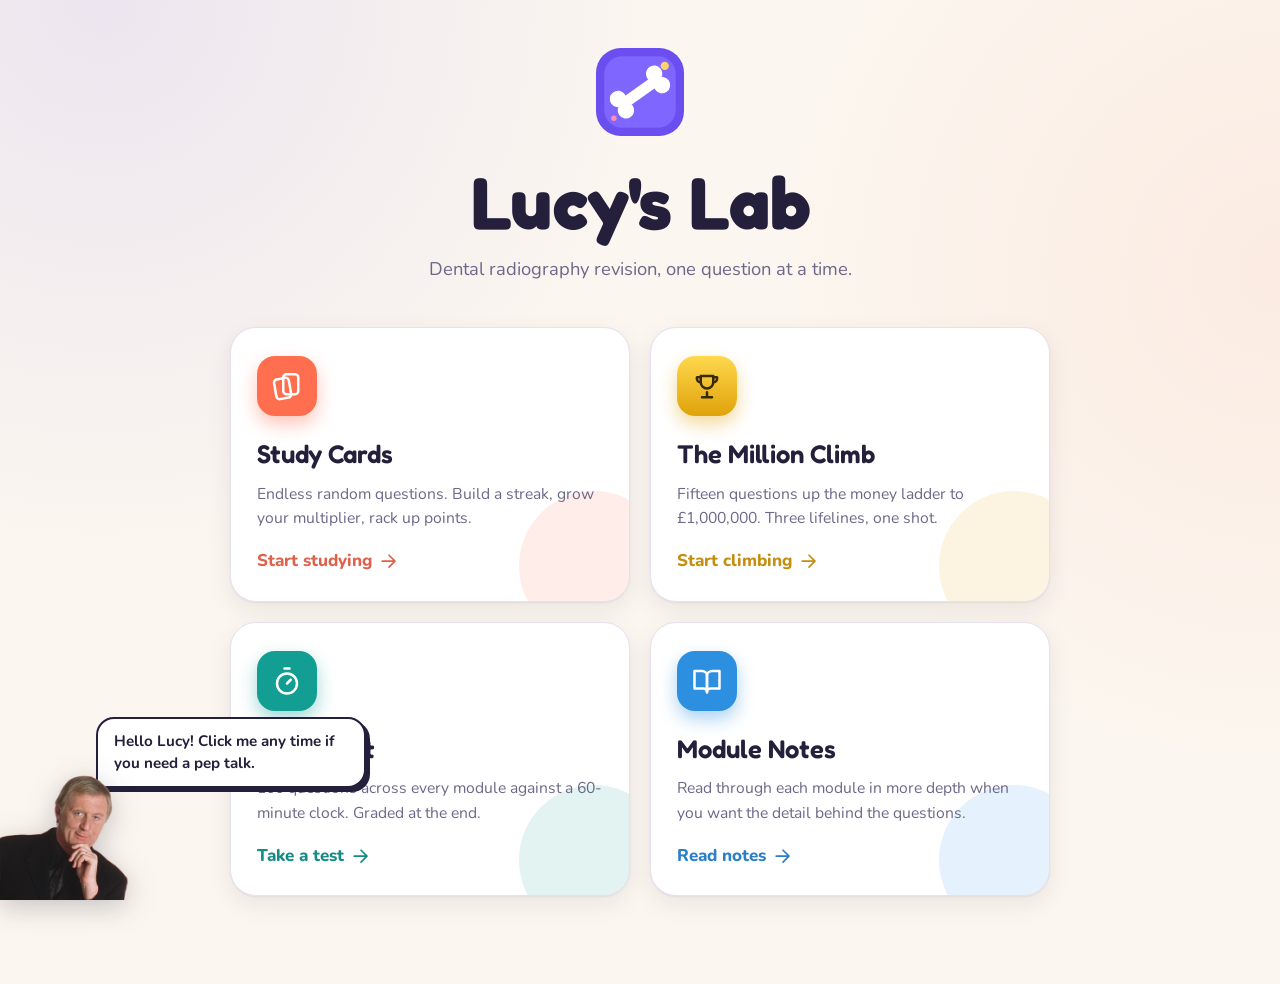
<file: index.html>
<!doctype html>
<html lang="en">
<head>
  <meta charset="utf-8">
  <meta name="viewport" content="width=device-width, initial-scale=1">
  <title>Lucy's Lab</title>
  <meta name="description" content="Radiography revision: study cards, mock tests and module notes.">
  <link rel="icon" href="assets/img/logo.svg" type="image/svg+xml">
  <link rel="preconnect" href="https://fonts.googleapis.com">
  <link rel="preconnect" href="https://fonts.gstatic.com" crossorigin>
  <link href="https://fonts.googleapis.com/css2?family=Fredoka:wght@400;500;600;700&family=Nunito:wght@400;600;700;800&display=swap" rel="stylesheet">
  <link rel="stylesheet" href="assets/css/styles.css">
</head>
<body>
  <main class="home">
    <header class="home-hero">
      <img class="logo" src="assets/img/logo.svg" alt="">
      <h1>Lucy's Lab</h1>
      <p>Dental radiography revision, one question at a time.</p>
    </header>

    <nav class="home-tiles" aria-label="Sections">
      <a class="tile tile-study" href="study.html">
        <span class="tile-icon">
          <svg class="icon" viewBox="0 0 24 24"><rect x="2.5" y="6" width="12" height="16" rx="2.5" transform="rotate(-10 8.5 14)"/><rect x="9" y="2.5" width="12" height="16" rx="2.5"/></svg>
        </span>
        <span class="tile-title">Study Cards</span>
        <span class="tile-desc">Endless random questions. Build a streak, grow your multiplier, rack up points.</span>
        <span class="tile-go">Start studying <svg class="icon" viewBox="0 0 24 24"><path d="M5 12h14M13 5l7 7-7 7"/></svg></span>
      </a>

      <a class="tile tile-climb" href="climb.html">
        <span class="tile-icon">
          <svg class="icon" viewBox="0 0 24 24"><path d="M8 21h8M12 17v4M7 4h10v5a5 5 0 0 1-10 0z"/><path d="M17 5h3a3 3 0 0 1-3 4M7 5H4a3 3 0 0 0 3 4"/></svg>
        </span>
        <span class="tile-title">The Million Climb</span>
        <span class="tile-desc">Fifteen questions up the money ladder to £1,000,000. Three lifelines, one shot.</span>
        <span class="tile-go">Start climbing <svg class="icon" viewBox="0 0 24 24"><path d="M5 12h14M13 5l7 7-7 7"/></svg></span>
      </a>

      <a class="tile tile-mock" href="mock.html">
        <span class="tile-icon">
          <svg class="icon" viewBox="0 0 24 24"><path d="M10 2h4M12 14l3-3"/><circle cx="12" cy="14" r="8"/></svg>
        </span>
        <span class="tile-title">Mock Test</span>
        <span class="tile-desc">100 questions across every module against a 60-minute clock. Graded at the end.</span>
        <span class="tile-go">Take a test <svg class="icon" viewBox="0 0 24 24"><path d="M5 12h14M13 5l7 7-7 7"/></svg></span>
      </a>

      <a class="tile tile-notes" href="notes.html">
        <span class="tile-icon">
          <svg class="icon" viewBox="0 0 24 24"><path d="M2 4h6a4 4 0 0 1 4 4v13a3 3 0 0 0-3-3H2z"/><path d="M22 4h-6a4 4 0 0 0-4 4v13a3 3 0 0 1 3-3h7z"/></svg>
        </span>
        <span class="tile-title">Module Notes</span>
        <span class="tile-desc">Read through each module in more depth when you want the detail behind the questions.</span>
        <span class="tile-go">Read notes <svg class="icon" viewBox="0 0 24 24"><path d="M5 12h14M13 5l7 7-7 7"/></svg></span>
      </a>
    </nav>
  </main>
  <script src="assets/js/chris.js"></script>
</body>
</html>
</file>
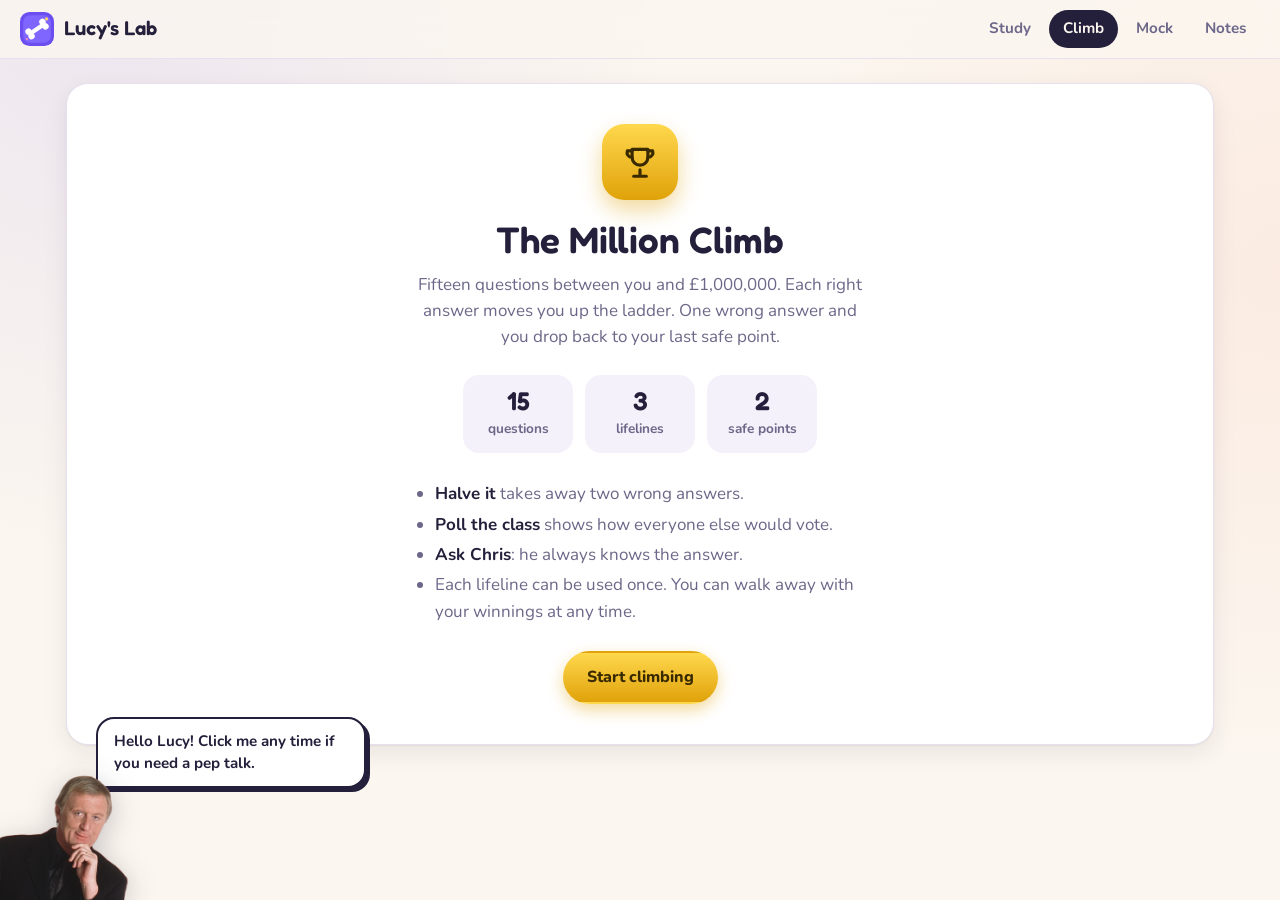
<file: climb.html>
<!doctype html>
<html lang="en">
<head>
  <meta charset="utf-8">
  <meta name="viewport" content="width=device-width, initial-scale=1">
  <title>The Million Climb · Lucy's Lab</title>
  <link rel="icon" href="assets/img/logo.svg" type="image/svg+xml">
  <link rel="preconnect" href="https://fonts.googleapis.com">
  <link rel="preconnect" href="https://fonts.gstatic.com" crossorigin>
  <link href="https://fonts.googleapis.com/css2?family=Fredoka:wght@400;500;600;700&family=Nunito:wght@400;600;700;800&display=swap" rel="stylesheet">
  <link rel="stylesheet" href="assets/css/styles.css">
</head>
<body>
  <header class="topbar">
    <a class="brand" href="index.html"><img class="logo" src="assets/img/logo.svg" alt=""><span>Lucy's Lab</span></a>
    <nav class="topnav" aria-label="Main">
      <a href="study.html">Study</a>
      <a href="climb.html" aria-current="page">Climb</a>
      <a href="mock.html">Mock</a>
      <a href="notes.html">Notes</a>
    </nav>
  </header>

  <main class="page climb-page" id="climbMain">

    <!-- Intro -->
    <section id="climbIntro" class="card intro" hidden>
      <div class="intro-icon climb-icon">
        <svg class="icon" viewBox="0 0 24 24"><path d="M8 21h8M12 17v4M7 4h10v5a5 5 0 0 1-10 0z"/><path d="M17 5h3a3 3 0 0 1-3 4M7 5H4a3 3 0 0 0 3 4"/></svg>
      </div>
      <h1>The Million Climb</h1>
      <p>Fifteen questions between you and £1,000,000. Each right answer moves you up the ladder. One wrong answer and you drop back to your last safe point.</p>
      <div class="intro-facts">
        <div class="fact"><b>15</b><span>questions</span></div>
        <div class="fact"><b>3</b><span>lifelines</span></div>
        <div class="fact"><b>2</b><span>safe points</span></div>
      </div>
      <ul class="climb-rules">
        <li><b>Halve it</b> takes away two wrong answers.</li>
        <li><b>Poll the class</b> shows how everyone else would vote.</li>
        <li><b>Ask Chris</b>: he always knows the answer.</li>
        <li>Each lifeline can be used once. You can walk away with your winnings at any time.</li>
      </ul>
      <div class="intro-actions">
        <button class="btn btn-primary btn-gold" id="climbStart" type="button">Start climbing</button>
      </div>
      <p class="climb-best" id="climbBest" hidden></p>
    </section>

    <!-- Game -->
    <section id="climbGame" class="climb-layout" hidden>
      <aside class="lifelines" aria-label="Lifelines">
        <span class="eyebrow">Lifelines</span>
        <button class="lifeline" id="llHalf" type="button" aria-label="Halve it: remove two wrong answers">
          <span class="ll-icon"><span class="ll-half">½</span></span>
          <span class="ll-name">Halve it</span>
        </button>
        <button class="lifeline" id="llPoll" type="button" aria-label="Poll the class: see how everyone would vote">
          <span class="ll-icon"><svg class="icon" viewBox="0 0 24 24"><path d="M4 20V10M10 20V4M16 20v-7M22 20H2"/></svg></span>
          <span class="ll-name">Poll the class</span>
        </button>
        <button class="lifeline" id="llChris" type="button" aria-label="Ask Chris: he tells you the answer">
          <span class="ll-icon"><img src="assets/img/chris.png" alt=""></span>
          <span class="ll-name">Ask Chris</span>
        </button>
      </aside>

      <div class="climb-main">
        <div class="climb-strip" aria-hidden="true">
          <div class="strip-dots" id="stripDots"></div>
          <span class="strip-text" id="stripText"></span>
        </div>

        <div class="climb-title">
          <span class="eyebrow" id="climbQNum">Question 1 of 15</span>
          <h1 id="climbFor">For £100</h1>
        </div>

        <article class="card qcard" id="card">
          <div class="qmeta">
            <span id="qModule" class="module-tag"></span>
          </div>
          <h2 class="qtext" id="qText"></h2>
          <div class="options climb-options" id="options"></div>

          <div class="poll" id="poll" hidden>
            <span class="eyebrow">The class voted</span>
            <div class="poll-bars" id="pollBars"></div>
          </div>

          <div class="climb-actions" id="climbActions">
            <button class="btn btn-ghost" id="walkBtn" type="button">Walk away</button>
            <button class="btn btn-primary btn-gold" id="lockBtn" type="button" disabled>Lock it in</button>
          </div>

          <div class="feedback" id="feedback" hidden>
            <p class="verdict" id="verdict"></p>
            <p class="explanation" id="explanation"></p>
            <div class="feedback-row">
              <button class="btn btn-primary btn-gold" id="nextBtn" type="button"></button>
            </div>
          </div>
        </article>
      </div>

      <aside class="ladder" aria-label="Prize ladder">
        <ol class="ladder-list" id="ladder"></ol>
      </aside>
    </section>

    <!-- Game over / walked away -->
    <section id="climbEnd" class="card intro climb-end" hidden>
      <span class="eyebrow" id="endEyebrow">Game over</span>
      <h1 id="endTitle">You leave with £0</h1>
      <p id="endText"></p>
      <div class="intro-actions">
        <a class="btn btn-ghost" href="index.html">Home</a>
        <button class="btn btn-primary btn-gold" id="againBtn" type="button">Climb again</button>
      </div>
    </section>
  </main>

  <!-- Winning the million -->
  <div class="win" id="win" hidden>
    <div class="win-rays" aria-hidden="true"></div>
    <div class="win-content" role="alert">
      <span class="win-eyebrow">Lucy, you've done it!</span>
      <div class="win-amount">£<span id="winAmount">0</span></div>
      <p class="win-sub">Fifteen out of fifteen. You're a radiography millionaire.</p>
      <div class="win-actions">
        <a class="btn btn-ghost win-btn-ghost" href="index.html">Home</a>
        <button class="btn btn-primary btn-gold" id="winAgain" type="button">Climb again</button>
      </div>
    </div>
  </div>

  <script src="assets/js/common.js"></script>
  <script src="assets/js/confetti.js"></script>
  <script src="assets/js/climb.js"></script>
  <script src="assets/js/chris.js"></script>
</body>
</html>
</file>
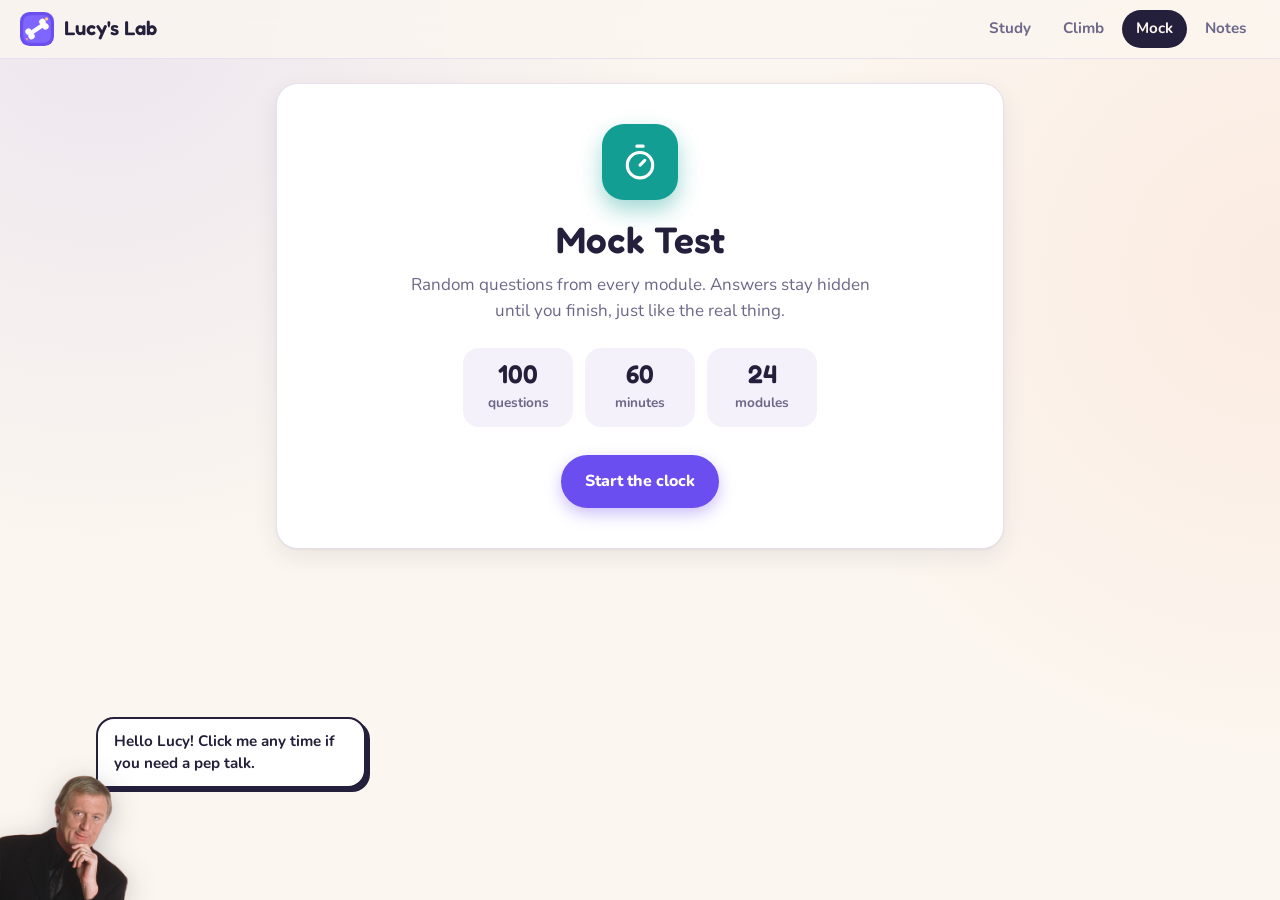
<file: mock.html>
<!doctype html>
<html lang="en">
<head>
  <meta charset="utf-8">
  <meta name="viewport" content="width=device-width, initial-scale=1">
  <title>Mock Test · Lucy's Lab</title>
  <link rel="icon" href="assets/img/logo.svg" type="image/svg+xml">
  <link rel="preconnect" href="https://fonts.googleapis.com">
  <link rel="preconnect" href="https://fonts.gstatic.com" crossorigin>
  <link href="https://fonts.googleapis.com/css2?family=Fredoka:wght@400;500;600;700&family=Nunito:wght@400;600;700;800&display=swap" rel="stylesheet">
  <link rel="stylesheet" href="assets/css/styles.css">
</head>
<body>
  <header class="topbar">
    <a class="brand" href="index.html"><img class="logo" src="assets/img/logo.svg" alt=""><span>Lucy's Lab</span></a>
    <nav class="topnav" aria-label="Main">
      <a href="study.html">Study</a>
      <a href="climb.html">Climb</a>
      <a href="mock.html" aria-current="page">Mock</a>
      <a href="notes.html">Notes</a>
    </nav>
  </header>

  <main class="page" id="mockMain">

    <!-- Intro -->
    <section id="intro" class="card intro" hidden>
      <div class="intro-icon"><svg class="icon" viewBox="0 0 24 24"><path d="M10 2h4M12 14l3-3"/><circle cx="12" cy="14" r="8"/></svg></div>
      <h1>Mock Test</h1>
      <p>Random questions from every module. Answers stay hidden until you finish, just like the real thing.</p>
      <div class="intro-facts">
        <div class="fact"><b id="factCount">100</b><span>questions</span></div>
        <div class="fact"><b>60</b><span>minutes</span></div>
        <div class="fact"><b id="factModules">–</b><span>modules</span></div>
      </div>
      <div class="intro-actions">
        <button class="btn btn-primary" id="resumeBtn" type="button" hidden>Resume test</button>
        <button class="btn btn-primary" id="startBtn" type="button">Start the clock</button>
      </div>
      <p class="note" id="introNote" hidden></p>
      <div class="history" id="history" hidden>
        <h3>Recent attempts</h3>
        <ul id="historyList"></ul>
      </div>
    </section>

    <!-- Test -->
    <section id="test" hidden>
      <div class="test-head">
        <div class="test-progress">Question <span id="qNum">1</span> <span class="muted">of <span id="qTotal">100</span></span></div>
        <div class="timer" id="timer" role="timer" aria-label="Time remaining">
          <svg class="icon" viewBox="0 0 24 24"><path d="M10 2h4M12 14l3-3"/><circle cx="12" cy="14" r="8"/></svg>
          <span id="timerText">60:00</span>
        </div>
        <button class="btn btn-ghost btn-sm" id="finishBtn" type="button">Finish</button>
      </div>
      <div class="progress-track"><div class="progress-fill" id="progressFill"></div></div>

      <article class="card qcard" id="card">
        <div class="qmeta">
          <span id="qModule" class="module-tag"></span>
          <span id="qType" class="qtype"></span>
        </div>
        <h1 class="qtext" id="qText"></h1>
        <div class="options" id="options"></div>
      </article>

      <div class="test-nav">
        <button class="btn btn-ghost" id="prevBtn" type="button">
          <svg class="icon" viewBox="0 0 24 24"><path d="M19 12H5M11 19l-7-7 7-7"/></svg> Back
        </button>
        <button class="btn btn-ghost flag-btn" id="flagBtn" type="button" aria-pressed="false">
          <svg class="icon" viewBox="0 0 24 24"><path d="M4 15s1-1 4-1 5 2 8 2 4-1 4-1V3s-1 1-4 1-5-2-8-2-4 1-4 1zM4 22v-7"/></svg> Flag
        </button>
        <button class="btn btn-primary" id="nextBtn" type="button">
          Next <svg class="icon" viewBox="0 0 24 24"><path d="M5 12h14M13 5l7 7-7 7"/></svg>
        </button>
      </div>

      <section class="palette-wrap" aria-label="Jump to question">
        <div class="palette-head">
          <span class="eyebrow"><span id="answeredCount">0</span> answered</span>
          <span class="legend"><span><i class="l-ans"></i>Answered</span><span><i class="l-flag"></i>Flagged</span><span><i></i>Not yet</span></span>
        </div>
        <div class="palette" id="palette"></div>
      </section>
    </section>

    <!-- Results -->
    <section id="results" hidden>
      <div class="card">
        <div class="results-hero">
          <div class="grade" id="grade"><div class="grade-inner"><span class="grade-letter" id="gradeLetter">A</span></div></div>
          <div>
            <span class="eyebrow">Mock test complete</span>
            <h1 id="gradeMsg">Nice work</h1>
            <div class="big"><b id="pctText">0%</b> · <span id="scoreText">0 / 100 correct</span></div>
            <div class="muted" id="timeText"></div>
            <span class="timeup" id="timeUp" hidden>Time ran out, so the test was submitted automatically</span>
          </div>
        </div>

        <h2 class="section-title">By module</h2>
        <div class="mod-bars" id="modBars"></div>
      </div>

      <h2 class="section-title">Question by question</h2>
      <div class="review-filters" id="reviewFilters"></div>
      <div class="review-list" id="reviewList"></div>

      <div class="results-actions">
        <a class="btn btn-ghost" href="index.html">Home</a>
        <button class="btn btn-primary" id="againBtn" type="button">Take another test</button>
      </div>
    </section>
  </main>

  <dialog id="confirmDialog">
    <h2>Finish the test?</h2>
    <p id="confirmText"></p>
    <div class="dialog-actions">
      <button class="btn btn-ghost" id="confirmCancel" type="button">Keep going</button>
      <button class="btn btn-primary" id="confirmOk" type="button">Finish &amp; mark</button>
    </div>
  </dialog>

  <script src="assets/js/common.js"></script>
  <script src="assets/js/confetti.js"></script>
  <script src="assets/js/mock.js"></script>
  <script src="assets/js/chris.js"></script>
</body>
</html>
</file>
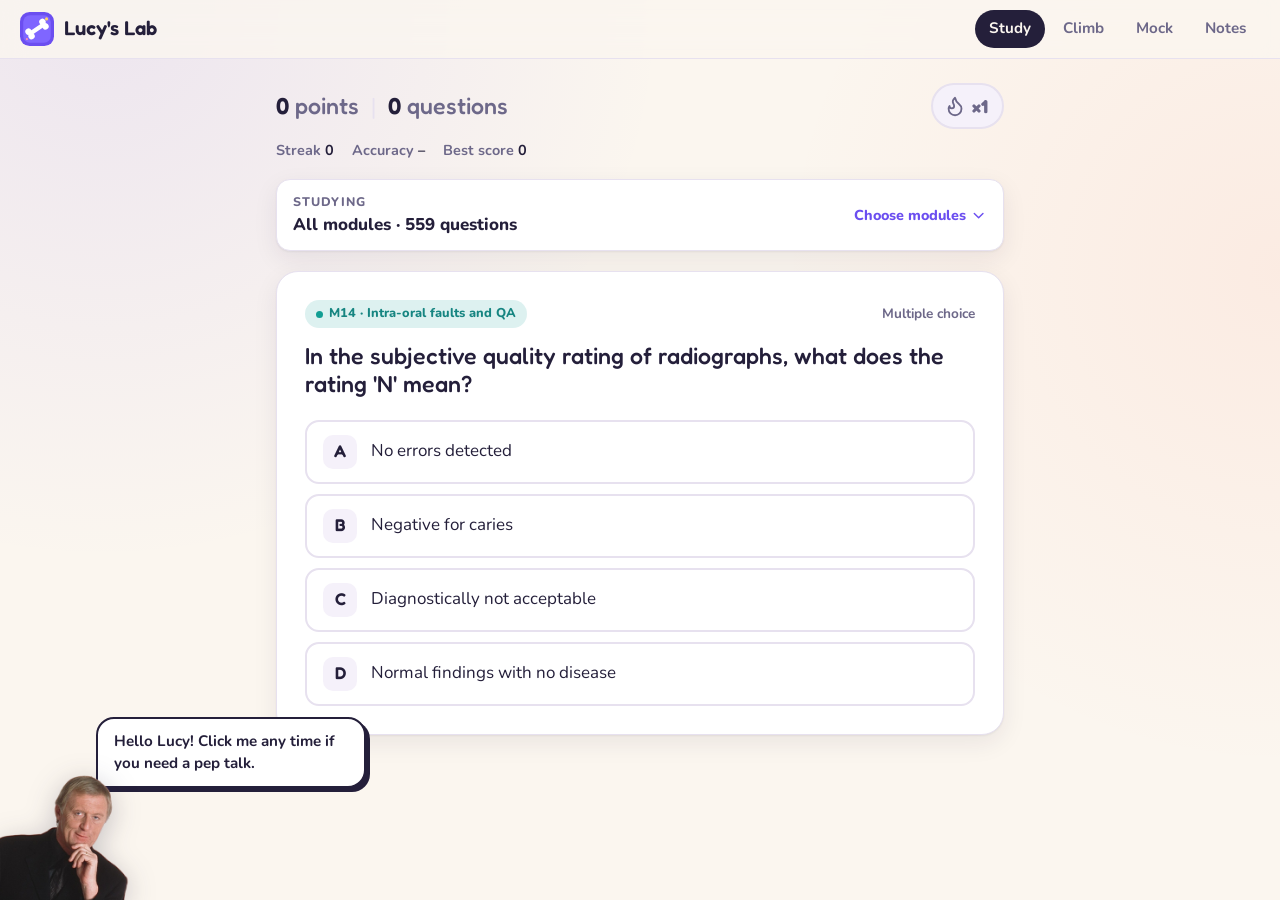
<file: study.html>
<!doctype html>
<html lang="en">
<head>
  <meta charset="utf-8">
  <meta name="viewport" content="width=device-width, initial-scale=1">
  <title>Study Cards · Lucy's Lab</title>
  <link rel="icon" href="assets/img/logo.svg" type="image/svg+xml">
  <link rel="preconnect" href="https://fonts.googleapis.com">
  <link rel="preconnect" href="https://fonts.gstatic.com" crossorigin>
  <link href="https://fonts.googleapis.com/css2?family=Fredoka:wght@400;500;600;700&family=Nunito:wght@400;600;700;800&display=swap" rel="stylesheet">
  <link rel="stylesheet" href="assets/css/styles.css">
</head>
<body>
  <header class="topbar">
    <a class="brand" href="index.html"><img class="logo" src="assets/img/logo.svg" alt=""><span>Lucy's Lab</span></a>
    <nav class="topnav" aria-label="Main">
      <a href="study.html" aria-current="page">Study</a>
      <a href="climb.html">Climb</a>
      <a href="mock.html">Mock</a>
      <a href="notes.html">Notes</a>
    </nav>
  </header>

  <main class="page" id="studyMain">
    <section class="scorebar" aria-label="Score">
      <div class="score-main" aria-live="polite">
        <span class="num" id="points">0</span> <span class="lbl">points</span>
        <span class="sep">|</span>
        <span class="num" id="answered">0</span> <span class="lbl">questions</span>
      </div>
      <div class="mult" id="mult" data-level="0" title="Points multiplier — grows by ×0.5 for every correct answer in a row">
        <svg class="icon" viewBox="0 0 24 24"><path d="M8.5 14.5A2.5 2.5 0 0 0 11 12c0-1.38-.5-2-1-3-1.07-2.14-.22-4.05 2-6 .5 2.5 2 4.9 4 6.5 2 1.6 3 3.5 3 5.5a7 7 0 1 1-14 0c0-1.15.43-2.29 1-3a2.5 2.5 0 0 0 2.5 2.5z"/></svg>
        <span id="multValue">×1</span>
      </div>
    </section>

    <div class="substats">
      <span>Streak <b id="streakStat">0</b></span>
      <span>Accuracy <b id="accuracyStat">–</b></span>
      <span>Best score <b id="bestStat">0</b></span>
    </div>

    <details class="filter" id="filter">
      <summary>
        <span class="filter-label">
          <span class="eyebrow">Studying</span>
          <span id="filterSummary" class="filter-summary">All modules</span>
        </span>
        <span class="filter-toggle">Choose modules
          <svg class="icon" viewBox="0 0 24 24"><path d="m6 9 6 6 6-6"/></svg>
        </span>
      </summary>
      <div class="filter-body">
        <p class="filter-hint">Pick one or more modules to focus on. Changing this resets your score.</p>
        <div id="filterGroups"></div>
        <div class="filter-foot">
          <button class="btn btn-ghost btn-sm" id="filterAll" type="button">Study all modules</button>
          <button class="btn btn-primary btn-sm" id="filterDone" type="button">Done</button>
        </div>
      </div>
    </details>

    <article class="card qcard" id="card">
      <div class="qmeta">
        <span id="qModule" class="module-tag"></span>
        <span id="qType" class="qtype"></span>
      </div>
      <h1 class="qtext" id="qText"><span class="skeleton" style="display:block;width:80%"></span></h1>
      <div class="options" id="options"></div>

      <div class="feedback" id="feedback" hidden>
        <p class="verdict" id="verdict"></p>
        <p class="explanation" id="explanation"></p>
        <div class="feedback-row">
          <button class="btn btn-primary" id="nextBtn" type="button">
            Next question
            <svg class="icon" viewBox="0 0 24 24"><path d="M5 12h14M13 5l7 7-7 7"/></svg>
          </button>
          <span class="kbd-hint">Answer with <kbd>A</kbd>–<kbd>D</kbd> or <kbd>T</kbd>/<kbd>F</kbd> · next with <kbd>Enter</kbd></span>
        </div>
      </div>
    </article>
  </main>

  <div class="banner" id="banner" aria-hidden="true"><strong id="bannerTitle"></strong><span id="bannerSub"></span></div>

  <script src="assets/js/common.js"></script>
  <script src="assets/js/confetti.js"></script>
  <script src="assets/js/study.js"></script>
  <script src="assets/js/chris.js"></script>
</body>
</html>
</file>
<file: assets/css/styles.css>
/* ==========================================================================
   Lucy's Lab — shared styles
   ========================================================================== */

:root {
  --bg: #fbf6ef;
  --surface: #ffffff;
  --surface-2: #f5f1fa;
  --ink: #241f3a;
  --muted: #6d6889;
  --line: #e7e1ef;
  --primary: #6b4ef0;
  --primary-ink: #ffffff;
  --primary-soft: #ece7ff;
  --study: #ff6f4f;
  --mock: #129e93;
  --notes: #e39b12;
  --good: #1f9d57;
  --good-soft: #e2f6e9;
  --bad: #e0424a;
  --bad-soft: #fde9e9;
  --warn: #d97f00;
  --shadow: 0 1px 2px rgba(36, 31, 58, .06), 0 8px 24px rgba(36, 31, 58, .08);
  --shadow-lg: 0 2px 4px rgba(36, 31, 58, .06), 0 20px 44px rgba(36, 31, 58, .14);
  --radius: 22px;
  --radius-sm: 14px;
  --font-display: 'Fredoka', system-ui, sans-serif;
  --font-body: 'Nunito', system-ui, sans-serif;
  color-scheme: light;
}

@media (prefers-color-scheme: dark) {
  :root {
    --bg: #15131d;
    --surface: #211d2e;
    --surface-2: #2a2539;
    --ink: #f2eff9;
    --muted: #a7a1bf;
    --line: #363049;
    --primary: #9b85ff;
    --primary-ink: #17132a;
    --primary-soft: #2e2650;
    --study: #ff8a6e;
    --mock: #3cc7ba;
    --notes: #f5bb4a;
    --good: #45c97f;
    --good-soft: #1b3326;
    --bad: #ff6b72;
    --bad-soft: #3d2026;
    --warn: #ffad33;
    --shadow: 0 1px 2px rgba(0, 0, 0, .3), 0 8px 24px rgba(0, 0, 0, .25);
    --shadow-lg: 0 2px 4px rgba(0, 0, 0, .3), 0 20px 44px rgba(0, 0, 0, .35);
    color-scheme: dark;
  }
}

*, *::before, *::after { box-sizing: border-box; }

html { -webkit-text-size-adjust: 100%; }

body {
  margin: 0;
  min-height: 100vh;
  background: var(--bg);
  background-image:
    radial-gradient(circle at 8% 0%, color-mix(in srgb, var(--primary) 10%, transparent) 0, transparent 38%),
    radial-gradient(circle at 100% 30%, color-mix(in srgb, var(--study) 8%, transparent) 0, transparent 35%);
  background-attachment: fixed;
  color: var(--ink);
  font-family: var(--font-body);
  font-size: 17px;
  line-height: 1.55;
}

h1, h2, h3, h4 { font-family: var(--font-display); font-weight: 600; line-height: 1.2; margin: 0; }
a { color: var(--primary); }
button { font: inherit; color: inherit; }
[hidden] { display: none !important; }

:focus-visible { outline: 3px solid var(--primary); outline-offset: 2px; }

.icon { width: 1.2em; height: 1.2em; flex: none; fill: none; stroke: currentColor; stroke-width: 2; stroke-linecap: round; stroke-linejoin: round; }

.visually-hidden {
  position: absolute; width: 1px; height: 1px; padding: 0; margin: -1px;
  overflow: hidden; clip: rect(0 0 0 0); white-space: nowrap; border: 0;
}

/* ---------- Top bar ---------- */

.topbar {
  position: sticky; top: 0; z-index: 20;
  display: flex; align-items: center; justify-content: space-between; gap: 12px;
  padding: 10px 20px;
  background: color-mix(in srgb, var(--bg) 82%, transparent);
  backdrop-filter: blur(12px);
  -webkit-backdrop-filter: blur(12px);
  border-bottom: 1px solid var(--line);
}

.brand {
  display: inline-flex; align-items: center; gap: 10px;
  font-family: var(--font-display); font-weight: 600; font-size: 1.25rem;
  color: var(--ink); text-decoration: none;
}
.brand .logo { width: 34px; height: 34px; }

.topnav { display: flex; gap: 4px; }
.topnav a {
  padding: 7px 14px; border-radius: 999px;
  color: var(--muted); text-decoration: none; font-weight: 700; font-size: .95rem;
  transition: background .15s, color .15s;
}
.topnav a:hover { background: var(--surface-2); color: var(--ink); }
.topnav a[aria-current="page"] { background: var(--ink); color: var(--bg); }

@media (max-width: 560px) {
  .topbar { padding: 8px 12px; }
  .brand span { display: none; }
  .topnav a { padding: 6px 11px; font-size: .9rem; }
}

/* ---------- Generic layout ---------- */

.page { width: 100%; max-width: 760px; margin: 0 auto; padding: 24px 16px 64px; }
.page-wide { max-width: 1080px; }

.card {
  background: var(--surface);
  border: 1px solid var(--line);
  border-radius: var(--radius);
  box-shadow: var(--shadow);
  padding: 28px;
}
@media (max-width: 560px) { .card { padding: 20px; border-radius: 18px; } }

.eyebrow {
  font-size: .78rem; font-weight: 800; letter-spacing: .08em; text-transform: uppercase; color: var(--muted);
}

/* ---------- Buttons ---------- */

.btn {
  display: inline-flex; align-items: center; justify-content: center; gap: 8px;
  padding: 12px 22px; border-radius: 999px;
  border: 2px solid transparent;
  font-weight: 800; font-size: 1rem; text-decoration: none; cursor: pointer;
  transition: transform .12s ease, box-shadow .15s, background .15s, border-color .15s;
}
.btn:active { transform: scale(.97); }
.btn-primary { background: var(--primary); color: var(--primary-ink); box-shadow: 0 6px 16px color-mix(in srgb, var(--primary) 35%, transparent); }
.btn-primary:hover { box-shadow: 0 8px 22px color-mix(in srgb, var(--primary) 45%, transparent); transform: translateY(-1px); }
.btn-ghost { background: var(--surface); color: var(--ink); border-color: var(--line); }
.btn-ghost:hover { border-color: var(--muted); }
.btn-danger { background: var(--bad); color: #fff; }
.btn-sm { padding: 8px 16px; font-size: .92rem; }
.btn:disabled { opacity: .45; cursor: not-allowed; transform: none; box-shadow: none; }

/* ---------- Module tag ---------- */

.module-tag {
  --mod: var(--primary);
  display: inline-flex; align-items: center; gap: 6px;
  padding: 4px 11px; border-radius: 999px;
  background: color-mix(in srgb, var(--mod) 14%, transparent);
  color: color-mix(in srgb, var(--mod) 80%, var(--ink));
  font-size: .8rem; font-weight: 800;
}
.module-tag::before { content: ""; width: 7px; height: 7px; border-radius: 50%; background: var(--mod); }

/* ==========================================================================
   Home
   ========================================================================== */

.home {
  min-height: 100vh;
  display: flex; flex-direction: column; justify-content: center; align-items: center;
  padding: 48px 16px;
  max-width: 1040px; margin: 0 auto;
}

.home-hero { text-align: center; margin-bottom: 44px; }
.home-hero .logo { width: 88px; height: 88px; margin-bottom: 14px; animation: float 5s ease-in-out infinite; }
.home-hero h1 { font-size: clamp(2.8rem, 9vw, 4.6rem); font-weight: 700; letter-spacing: -.01em; }
.home-hero p { margin: 8px 0 0; color: var(--muted); font-size: 1.15rem; }

.home-tiles { display: grid; grid-template-columns: repeat(2, 1fr); gap: 20px; width: 100%; max-width: 820px; }
@media (max-width: 820px) { .home-tiles { grid-template-columns: 1fr; max-width: 480px; } }

.tile {
  --tile: var(--primary);
  position: relative; overflow: hidden;
  display: flex; flex-direction: column; align-items: flex-start; gap: 8px;
  padding: 28px 26px 26px;
  background: var(--surface);
  border: 1px solid var(--line);
  border-radius: 26px;
  box-shadow: var(--shadow);
  color: var(--ink); text-decoration: none;
  transition: transform .2s cubic-bezier(.3, 1.4, .5, 1), box-shadow .2s, border-color .2s;
}
.tile::after {
  content: ""; position: absolute; right: -40px; bottom: -40px; width: 150px; height: 150px; border-radius: 50%;
  background: color-mix(in srgb, var(--tile) 12%, transparent);
  transition: transform .3s ease;
}
.tile:hover { transform: translateY(-6px) rotate(-.6deg); box-shadow: var(--shadow-lg); border-color: color-mix(in srgb, var(--tile) 45%, var(--line)); }
.tile:hover::after { transform: scale(1.35); }
.tile:active { transform: translateY(-2px) scale(.99); }
.tile-study { --tile: var(--study); }
.tile-mock { --tile: var(--mock); }
.tile-notes { --tile: #2d8fe0; }
.tile-climb { --tile: var(--gold); }
.tile-climb .tile-icon { background: linear-gradient(180deg, #ffd84d, var(--gold)); color: #3a2a00; }

.tile-icon {
  display: grid; place-items: center; width: 60px; height: 60px; border-radius: 18px; margin-bottom: 10px;
  background: var(--tile); color: #fff;
  box-shadow: 0 8px 18px color-mix(in srgb, var(--tile) 40%, transparent);
}
.tile-icon .icon { width: 30px; height: 30px; }
.tile-title { font-family: var(--font-display); font-size: 1.6rem; font-weight: 600; }
.tile-desc { color: var(--muted); font-size: .98rem; position: relative; z-index: 1; }
.tile-go {
  margin-top: 10px; display: inline-flex; align-items: center; gap: 6px;
  font-weight: 800; color: color-mix(in srgb, var(--tile) 85%, var(--ink)); position: relative; z-index: 1;
}
.tile:hover .tile-go .icon { transform: translateX(4px); }
.tile-go .icon { transition: transform .2s; }

@media (max-width: 820px) {
  .home-hero { margin-bottom: 28px; }
  .tile { flex-direction: row; flex-wrap: wrap; align-items: center; column-gap: 16px; padding: 20px; }
  .tile-icon { margin: 0; width: 52px; height: 52px; }
  .tile-title { font-size: 1.4rem; }
  .tile-desc { flex-basis: 100%; }
  .tile-go { display: none; }
}

/* ==========================================================================
   Study cards
   ========================================================================== */

.scorebar {
  display: flex; align-items: center; justify-content: space-between; gap: 12px; flex-wrap: wrap;
  margin-bottom: 14px;
}
.score-main { font-family: var(--font-display); font-size: 1.45rem; font-weight: 600; }
.score-main .num { display: inline-block; min-width: 1ch; }
.score-main .sep { color: var(--line); margin: 0 6px; font-weight: 400; }
.score-main .lbl { color: var(--muted); font-weight: 500; }

.mult {
  display: inline-flex; align-items: center; gap: 6px;
  padding: 7px 14px 7px 11px; border-radius: 999px;
  font-family: var(--font-display); font-weight: 700; font-size: 1.15rem;
  background: var(--surface-2); color: var(--muted);
  border: 2px solid var(--line);
  transition: background .3s, color .3s, border-color .3s, box-shadow .3s;
}
.mult[data-level="1"] { background: #fff4d6; color: #b77500; border-color: #ffd36b; }
.mult[data-level="2"] { background: #ffe6d6; color: #d2510f; border-color: #ffab78; }
.mult[data-level="3"] { background: #ffdcdc; color: #d1232f; border-color: #ff8f8f; }
.mult[data-level="4"] {
  background: linear-gradient(135deg, #ff5f8f, #ff8a3d); color: #fff; border-color: transparent;
  animation: glow 1.6s ease-in-out infinite;
}
@media (prefers-color-scheme: dark) {
  .mult[data-level="1"] { background: #3b2f12; color: #ffc94a; border-color: #6a5216; }
  .mult[data-level="2"] { background: #43230f; color: #ff9b5e; border-color: #7a3c15; }
  .mult[data-level="3"] { background: #461920; color: #ff7b84; border-color: #7f2731; }
}
.mult.bump { animation: bump .5s cubic-bezier(.3, 1.8, .5, 1); }
.mult[data-level="4"].bump { animation: bump .5s cubic-bezier(.3, 1.8, .5, 1), glow 1.6s ease-in-out infinite; }
.mult.drop { animation: drop .6s ease; }

.substats { display: flex; gap: 18px; flex-wrap: wrap; color: var(--muted); font-size: .9rem; font-weight: 700; margin: -4px 0 18px; }
.substats b { color: var(--ink); }

.filter {
  margin-bottom: 20px;
  background: var(--surface); border: 1px solid var(--line); border-radius: var(--radius-sm);
  box-shadow: var(--shadow);
}
.filter summary {
  display: flex; align-items: center; justify-content: space-between; gap: 12px;
  padding: 12px 16px; cursor: pointer; list-style: none;
}
.filter summary::-webkit-details-marker { display: none; }
.filter-label { display: flex; flex-direction: column; min-width: 0; }
.filter-summary { font-weight: 800; overflow: hidden; text-overflow: ellipsis; white-space: nowrap; }
.filter-toggle { flex: none; display: inline-flex; align-items: center; gap: 4px; font-weight: 800; font-size: .9rem; color: var(--primary); }
.filter-toggle .icon { transition: transform .2s; }
.filter[open] .filter-toggle .icon { transform: rotate(180deg); }
.filter-body { padding: 4px 16px 16px; border-top: 1px solid var(--line); animation: fadeUp .25s ease; }
.filter-hint { margin: 12px 0 4px; color: var(--muted); font-size: .9rem; }
.filter-group { margin-top: 14px; }
.filter-group-head { display: flex; align-items: baseline; justify-content: space-between; gap: 10px; margin-bottom: 8px; }
.filter-group-head h3 {
  display: flex; align-items: center; gap: 8px;
  font-family: var(--font-body); font-size: .8rem; font-weight: 800; text-transform: uppercase; letter-spacing: .07em; color: var(--muted);
}
.filter-group-head h3::before { content: ""; width: 10px; height: 10px; border-radius: 3px; background: var(--mod); }
.filter-foot { display: flex; justify-content: flex-end; gap: 8px; margin-top: 18px; flex-wrap: wrap; }
.link-btn { background: none; border: none; padding: 2px 0; color: var(--primary); font-weight: 800; font-size: .85rem; cursor: pointer; }
.link-btn:hover { text-decoration: underline; }
.chips { display: flex; flex-wrap: wrap; gap: 8px; }
.chip {
  --mod: var(--ink);
  display: inline-flex; align-items: center; gap: 7px;
  padding: 7px 13px; border-radius: 999px;
  background: var(--surface); border: 2px solid var(--line);
  font-weight: 700; font-size: .9rem; cursor: pointer;
  transition: background .15s, border-color .15s, transform .12s;
}
.chip:hover { border-color: color-mix(in srgb, var(--mod) 50%, var(--line)); }
.chip:active { transform: scale(.96); }
.chip-dot { width: 9px; height: 9px; border-radius: 50%; background: var(--mod); }
.chip-count { color: var(--muted); font-weight: 600; font-size: .8rem; }
.chip[aria-pressed="true"] {
  background: color-mix(in srgb, var(--mod) 14%, var(--surface));
  border-color: var(--mod);
}
.chip:disabled { opacity: .45; cursor: not-allowed; }

.qcard { position: relative; }
.qcard.enter { animation: cardIn .45s cubic-bezier(.2, 1.2, .4, 1); }
.qcard.shake { animation: shake .45s ease; }

.qmeta { display: flex; align-items: center; justify-content: space-between; gap: 10px; margin-bottom: 14px; flex-wrap: wrap; }
.qtype { color: var(--muted); font-size: .85rem; font-weight: 700; }
.qtext { font-size: 1.45rem; font-weight: 500; margin-bottom: 22px; }
@media (max-width: 560px) { .qtext { font-size: 1.25rem; } }

.options { display: grid; gap: 10px; }
.options.tf { grid-template-columns: 1fr 1fr; }

.option {
  display: flex; align-items: center; gap: 14px; width: 100%;
  padding: 13px 16px; text-align: left;
  background: var(--surface); border: 2px solid var(--line); border-radius: var(--radius-sm);
  cursor: pointer;
  transition: transform .12s ease, border-color .15s, background .15s, opacity .2s;
}
.option:hover:not(:disabled) { border-color: var(--primary); transform: translateY(-1px); }
.option:active:not(:disabled) { transform: scale(.985); }
.option:disabled { cursor: default; }
.option .letter {
  flex: none; display: grid; place-items: center; width: 34px; height: 34px; border-radius: 10px;
  background: var(--surface-2); font-family: var(--font-display); font-weight: 600;
  transition: background .15s, color .15s;
}
.option .opt-text { flex: 1; }
.option .opt-note { flex: none; font-size: .78rem; font-weight: 800; text-transform: uppercase; letter-spacing: .04em; }

.options.tf .option { flex-direction: column; justify-content: center; gap: 6px; padding: 22px 12px; text-align: center; font-family: var(--font-display); font-size: 1.3rem; font-weight: 600; }
.options.tf .option .letter { display: none; }

.option.is-selected { border-color: var(--primary); background: var(--primary-soft); }
.option.is-selected .letter { background: var(--primary); color: var(--primary-ink); }
.option.is-correct { border-color: var(--good); background: var(--good-soft); }
.option.is-correct .letter { background: var(--good); color: #fff; }
.option.is-correct .opt-note { color: var(--good); }
.option.is-wrong { border-color: var(--bad); background: var(--bad-soft); }
.option.is-wrong .letter { background: var(--bad); color: #fff; }
.option.is-wrong .opt-note { color: var(--bad); }
.option.is-dim { opacity: .5; }
.option.is-correct.pop { animation: pop .45s cubic-bezier(.3, 1.8, .5, 1); }

.feedback { margin-top: 20px; padding-top: 18px; border-top: 2px dashed var(--line); animation: fadeUp .3s ease; }
.verdict { font-family: var(--font-display); font-size: 1.3rem; font-weight: 600; margin: 0 0 6px; }
.verdict.good { color: var(--good); }
.verdict.bad { color: var(--bad); }
.explanation { margin: 0 0 16px; color: var(--muted); }
.feedback-row { display: flex; justify-content: space-between; align-items: center; gap: 12px; flex-wrap: wrap; }
.kbd-hint { color: var(--muted); font-size: .82rem; }
.kbd-hint kbd { font-family: var(--font-body); font-weight: 800; padding: 1px 6px; border-radius: 6px; border: 1px solid var(--line); background: var(--surface-2); }
@media (hover: none) { .kbd-hint { display: none; } }

.float-points {
  position: fixed; z-index: 60; pointer-events: none;
  font-family: var(--font-display); font-weight: 700; font-size: 1.8rem; color: var(--good);
  text-shadow: 0 2px 0 var(--surface);
  animation: floatUp 1s ease-out forwards;
}

.banner {
  position: fixed; left: 50%; top: 38%; z-index: 70; pointer-events: none;
  transform: translate(-50%, -50%) scale(.6); opacity: 0;
  padding: 18px 30px; border-radius: 24px; text-align: center;
  background: linear-gradient(135deg, #ff5f8f, #ff8a3d); color: #fff;
  box-shadow: 0 20px 50px rgba(255, 95, 143, .45);
}
.banner strong { display: block; font-family: var(--font-display); font-size: 2.2rem; line-height: 1.1; }
.banner span { font-weight: 800; opacity: .9; }
.banner.show { animation: bannerIn 1.8s cubic-bezier(.2, 1.4, .4, 1) forwards; }

.toast {
  position: fixed; left: 50%; bottom: 24px; z-index: 80;
  transform: translateX(-50%);
  padding: 11px 20px; border-radius: 999px;
  background: var(--ink); color: var(--bg); font-weight: 700; font-size: .95rem;
  box-shadow: var(--shadow-lg);
  animation: toastIn 2.6s ease forwards;
}

.empty-state { text-align: center; padding: 40px 20px; color: var(--muted); }
.empty-state h2 { color: var(--ink); margin-bottom: 8px; }

.confetti-canvas { position: fixed; inset: 0; width: 100%; height: 100%; pointer-events: none; z-index: 50; }

/* ==========================================================================
   Mock test
   ========================================================================== */

.intro { text-align: center; padding: 40px 28px; }
.intro-icon {
  display: grid; place-items: center; width: 76px; height: 76px; margin: 0 auto 18px; border-radius: 22px;
  background: var(--mock); color: #fff; box-shadow: 0 10px 22px color-mix(in srgb, var(--mock) 40%, transparent);
}
.intro-icon .icon { width: 38px; height: 38px; }
.intro h1 { font-size: 2.3rem; margin-bottom: 10px; }
.intro p { color: var(--muted); max-width: 460px; margin: 0 auto 8px; }
.intro-facts { display: flex; justify-content: center; gap: 12px; flex-wrap: wrap; margin: 24px 0 28px; }
.fact { padding: 12px 18px; border-radius: 16px; background: var(--surface-2); min-width: 110px; }
.fact b { display: block; font-family: var(--font-display); font-size: 1.6rem; font-weight: 600; line-height: 1.1; }
.fact span { font-size: .85rem; color: var(--muted); font-weight: 700; }
.intro-actions { display: flex; justify-content: center; gap: 10px; flex-wrap: wrap; }
.note { margin-top: 14px; font-size: .9rem; color: var(--warn); font-weight: 700; }
.history { margin-top: 30px; text-align: left; }
.history h3 { font-size: 1rem; margin-bottom: 8px; text-align: center; color: var(--muted); }
.history ul { list-style: none; margin: 0 auto; padding: 0; max-width: 380px; }
.history li { display: flex; justify-content: space-between; padding: 8px 4px; border-bottom: 1px solid var(--line); font-size: .92rem; }
.history li b { font-family: var(--font-display); }

.test-head {
  position: sticky; top: 57px; z-index: 10;
  display: flex; align-items: center; justify-content: space-between; gap: 10px;
  padding: 10px 0; margin-bottom: 12px;
  background: var(--bg);
}
.test-progress { font-weight: 800; }
.test-progress .muted { color: var(--muted); font-weight: 700; }
.progress-track { height: 6px; border-radius: 999px; background: var(--line); overflow: hidden; margin-bottom: 18px; }
.progress-fill { height: 100%; width: 0; background: var(--mock); border-radius: inherit; transition: width .3s ease; }

.timer {
  display: inline-flex; align-items: center; gap: 7px;
  padding: 7px 14px; border-radius: 999px;
  background: var(--surface); border: 2px solid var(--line);
  font-family: var(--font-display); font-weight: 600; font-size: 1.15rem; font-variant-numeric: tabular-nums;
}
.timer.warn { border-color: var(--warn); color: var(--warn); }
.timer.danger { border-color: var(--bad); color: var(--bad); animation: pulse 1s ease-in-out infinite; }

.test-nav { display: flex; justify-content: space-between; gap: 10px; margin-top: 22px; }
.flag-btn[aria-pressed="true"] { background: #fff1d1; border-color: var(--notes); color: #9a6200; }
@media (prefers-color-scheme: dark) { .flag-btn[aria-pressed="true"] { background: #3b2f12; color: var(--notes); } }

.palette-wrap { margin-top: 22px; }
.palette-head { display: flex; justify-content: space-between; align-items: baseline; gap: 10px; margin-bottom: 10px; flex-wrap: wrap; }
.legend { display: flex; gap: 14px; font-size: .8rem; color: var(--muted); font-weight: 700; flex-wrap: wrap; }
.legend i { display: inline-block; width: 11px; height: 11px; border-radius: 4px; margin-right: 5px; vertical-align: -1px; border: 2px solid var(--line); }
.legend .l-ans { background: var(--mock); border-color: var(--mock); }
.legend .l-flag { border-color: var(--notes); background: #fff1d1; }
.palette { display: grid; grid-template-columns: repeat(auto-fill, minmax(38px, 1fr)); gap: 6px; }
.pal {
  position: relative; aspect-ratio: 1; border-radius: 10px;
  border: 2px solid var(--line); background: var(--surface);
  font-weight: 800; font-size: .85rem; cursor: pointer;
  transition: transform .1s, background .15s, border-color .15s;
}
.pal:hover { border-color: var(--muted); }
.pal.answered { background: var(--mock); border-color: var(--mock); color: #fff; }
.pal.flagged { border-color: var(--notes); }
.pal.flagged::after { content: ""; position: absolute; top: 3px; right: 3px; width: 7px; height: 7px; border-radius: 50%; background: var(--notes); }
.pal.current { outline: 3px solid var(--ink); outline-offset: 1px; }

/* Results */
.results-hero { display: grid; grid-template-columns: auto 1fr; gap: 28px; align-items: center; }
@media (max-width: 560px) { .results-hero { grid-template-columns: 1fr; text-align: center; justify-items: center; gap: 16px; } }
.grade {
  --g: var(--good);
  display: grid; place-items: center; width: 132px; height: 132px; border-radius: 50%;
  background: conic-gradient(var(--g) calc(var(--pct, 0) * 1%), var(--line) 0);
  animation: pop .7s cubic-bezier(.3, 1.6, .5, 1);
}
.grade-inner { display: grid; place-items: center; width: 108px; height: 108px; border-radius: 50%; background: var(--surface); }
.grade-letter { font-family: var(--font-display); font-size: 3.6rem; font-weight: 700; color: var(--g); line-height: 1; }
.results-hero h1 { font-size: 2rem; margin-bottom: 4px; }
.results-hero .big { font-family: var(--font-display); font-size: 1.25rem; font-weight: 500; }
.results-hero .muted { color: var(--muted); }
.timeup { display: inline-block; margin-top: 8px; padding: 4px 12px; border-radius: 999px; background: var(--bad-soft); color: var(--bad); font-weight: 800; font-size: .85rem; }

.section-title { font-size: 1.3rem; margin: 30px 0 14px; }

.mod-bars { display: grid; gap: 14px; }
.mod-bar-head { display: flex; justify-content: space-between; gap: 10px; font-weight: 700; font-size: .95rem; margin-bottom: 5px; }
.mod-bar-head span:last-child { color: var(--muted); }
.mod-bar-track { height: 10px; background: var(--line); border-radius: 999px; overflow: hidden; }
.mod-bar-fill { height: 100%; border-radius: inherit; background: var(--mod, var(--primary)); width: 0; transition: width .9s cubic-bezier(.2, .8, .3, 1); }

.review-filters { display: flex; gap: 8px; flex-wrap: wrap; margin-bottom: 14px; }
.review-list { display: grid; gap: 14px; }
.review-item { padding: 20px 22px; }
.review-item .qmeta { margin-bottom: 8px; }
.review-num { font-weight: 800; display: inline-flex; align-items: center; gap: 8px; }
.status-pill { padding: 3px 10px; border-radius: 999px; font-size: .75rem; font-weight: 800; text-transform: uppercase; letter-spacing: .04em; }
.status-pill.correct { background: var(--good-soft); color: var(--good); }
.status-pill.wrong { background: var(--bad-soft); color: var(--bad); }
.status-pill.skipped { background: var(--surface-2); color: var(--muted); }
.review-item .qtext { font-size: 1.12rem; margin-bottom: 12px; }
.review-item .option { padding: 9px 12px; cursor: default; }
.review-item .option .letter { width: 28px; height: 28px; font-size: .9rem; }
.review-item .options.tf { grid-template-columns: 1fr; }
.review-item .options.tf .option { flex-direction: row; padding: 9px 12px; font-family: var(--font-body); font-size: 1rem; font-weight: 400; text-align: left; justify-content: flex-start; }
.review-item .options.tf .option .letter { display: grid; }
.review-item .explanation { margin: 12px 0 0; font-size: .95rem; }
.results-actions { display: flex; gap: 10px; justify-content: center; flex-wrap: wrap; margin-top: 30px; }

/* Dialog */
dialog {
  border: none; border-radius: var(--radius); padding: 28px; max-width: 420px; width: calc(100% - 32px);
  background: var(--surface); color: var(--ink); box-shadow: var(--shadow-lg);
}
dialog::backdrop { background: rgba(20, 16, 35, .45); backdrop-filter: blur(3px); }
dialog[open] { animation: pop .3s cubic-bezier(.3, 1.5, .5, 1); }
dialog h2 { font-size: 1.5rem; margin-bottom: 8px; }
dialog p { color: var(--muted); margin: 0 0 20px; }
.dialog-actions { display: flex; justify-content: flex-end; gap: 10px; flex-wrap: wrap; }

/* ==========================================================================
   Notes
   ========================================================================== */

.notes-layout { display: grid; grid-template-columns: 250px 1fr; gap: 28px; align-items: start; }
.notes-side { position: sticky; top: 80px; }
.notes-side h2 { font-size: 1rem; color: var(--muted); margin: 0 0 10px 6px; font-family: var(--font-body); font-weight: 800; text-transform: uppercase; letter-spacing: .08em; font-size: .78rem; }
.notes-list { list-style: none; margin: 0; padding: 0; display: grid; gap: 4px; }
.notes-list a {
  --mod: var(--primary);
  display: flex; align-items: center; gap: 10px;
  padding: 10px 12px; border-radius: 12px;
  color: var(--ink); text-decoration: none; font-weight: 700; font-size: .96rem;
  border: 2px solid transparent;
  transition: background .15s, border-color .15s;
}
.notes-list a::before { content: ""; flex: none; width: 10px; height: 10px; border-radius: 50%; background: var(--mod); }
.notes-list a:hover { background: var(--surface); }
.notes-list a[aria-current="true"] { background: var(--surface); border-color: var(--mod); box-shadow: var(--shadow); }

.notes-side { max-height: calc(100vh - 100px); overflow-y: auto; scrollbar-width: thin; padding: 2px; }
.notes-list a { padding: 7px 10px; font-size: .92rem; line-height: 1.3; }
.notes-list a::before { display: none; }
.notes-list .num {
  flex: none; display: grid; place-items: center; width: 28px; height: 28px; border-radius: 8px;
  background: color-mix(in srgb, var(--mod) 15%, transparent); color: color-mix(in srgb, var(--mod) 80%, var(--ink));
  font-family: var(--font-display); font-weight: 600; font-size: .85rem;
}
.notes-list a[aria-current="true"] .num { background: var(--mod); color: #fff; }
.notes-select-wrap { display: none; }
.notes-select {
  width: 100%; padding: 12px 40px 12px 14px; border-radius: var(--radius-sm);
  border: 2px solid var(--line); background: var(--surface); color: var(--ink);
  font: inherit; font-weight: 700; appearance: none; -webkit-appearance: none;
  background-image: url("data:image/svg+xml,%3Csvg xmlns='http://www.w3.org/2000/svg' viewBox='0 0 24 24' fill='none' stroke='%236d6889' stroke-width='2.5' stroke-linecap='round' stroke-linejoin='round'%3E%3Cpath d='m6 9 6 6 6-6'/%3E%3C/svg%3E");
  background-repeat: no-repeat; background-position: right 12px center; background-size: 18px;
}

@media (max-width: 820px) {
  .notes-layout { grid-template-columns: 1fr; gap: 16px; }
  .notes-side { position: static; max-height: none; overflow: visible; }
  .notes-side h2, .notes-list { display: none; }
  .notes-select-wrap { display: block; }
}

.notes-head { display: flex; justify-content: space-between; align-items: center; gap: 12px; flex-wrap: wrap; margin-bottom: 8px; }
.prose { max-width: 70ch; }
.prose h1 { font-size: 2.1rem; margin: 6px 0 16px; }
.prose h2 { font-size: 1.45rem; margin: 32px 0 10px; padding-top: 6px; }
.prose h3 { font-size: 1.15rem; margin: 22px 0 8px; }
.prose p, .prose ul, .prose ol { margin: 0 0 14px; }
.prose li { margin-bottom: 4px; }
.prose li::marker { color: var(--mod, var(--primary)); }
.prose strong { font-weight: 800; }
.prose code { font-size: .9em; padding: 1px 6px; border-radius: 6px; background: var(--surface-2); }
.prose blockquote {
  margin: 18px 0; padding: 14px 18px; border-radius: 14px;
  background: color-mix(in srgb, var(--mod, var(--primary)) 10%, var(--surface));
  border-left: 5px solid var(--mod, var(--primary));
}
.prose blockquote p:last-child { margin: 0; }
.prose table { width: 100%; border-collapse: collapse; margin: 0 0 18px; font-size: .95rem; display: block; overflow-x: auto; }
.prose th, .prose td { padding: 9px 12px; border-bottom: 1px solid var(--line); text-align: left; vertical-align: top; }
.prose th { font-weight: 800; background: var(--surface-2); }
.prose hr { border: none; border-top: 2px dashed var(--line); margin: 28px 0; }
.prose .subtitle { margin-top: -8px; color: var(--muted); font-size: 1.1rem; }
.prose mark {
  color: inherit; padding: 0 3px; border-radius: 4px;
  background: linear-gradient(transparent 12%, color-mix(in srgb, #ffd84d 55%, transparent) 12%, color-mix(in srgb, #ffd84d 55%, transparent) 88%, transparent 88%);
  -webkit-box-decoration-break: clone; box-decoration-break: clone;
}
@media (prefers-color-scheme: dark) {
  .prose mark { background: color-mix(in srgb, #ffd84d 28%, transparent); }
}
.prose blockquote.callout-note { --mod: #e8508f; }
.prose blockquote.callout-correction {
  background: color-mix(in srgb, var(--warn) 12%, var(--surface));
  border-left-color: var(--warn);
  font-size: .95rem;
}
.prose blockquote.callout-correction strong:first-child { color: var(--warn); }
.highlight-key { display: inline-flex; align-items: center; gap: 6px; color: var(--muted); font-size: .85rem; font-weight: 700; }
.highlight-key mark { padding: 0 6px; border-radius: 4px; background: color-mix(in srgb, #ffd84d 55%, transparent); color: inherit; }
.notes-foot { margin-top: 28px; padding-top: 20px; border-top: 2px dashed var(--line); display: flex; justify-content: space-between; gap: 10px; flex-wrap: wrap; }

.load-error { text-align: center; }
.load-error code { background: var(--surface-2); padding: 2px 8px; border-radius: 6px; }

.skeleton { height: 18px; border-radius: 8px; background: linear-gradient(90deg, var(--surface-2), var(--line), var(--surface-2)); background-size: 200% 100%; animation: shimmer 1.2s linear infinite; margin-bottom: 12px; }

/* ==========================================================================
   The Million Climb
   ========================================================================== */

:root { --gold: #e0a20a; --gold-ink: #8a5f00; --gold-soft: #fff4d1; }
@media (prefers-color-scheme: dark) { :root { --gold: #f5bb2a; --gold-ink: #ffd36b; --gold-soft: #3a2e10; } }

.btn-gold {
  background: linear-gradient(180deg, #ffd84d, var(--gold)); color: #3a2a00;
  box-shadow: 0 6px 16px color-mix(in srgb, var(--gold) 40%, transparent);
}
.btn-gold:hover { box-shadow: 0 8px 22px color-mix(in srgb, var(--gold) 55%, transparent); transform: translateY(-1px); }

.climb-page { max-width: 1180px; }
.climb-icon { background: linear-gradient(180deg, #ffd84d, var(--gold)); color: #3a2a00; box-shadow: 0 10px 22px color-mix(in srgb, var(--gold) 40%, transparent); }
.climb-rules { text-align: left; max-width: 450px; margin: 0 auto 26px; padding-left: 20px; color: var(--muted); }
.climb-rules li { margin-bottom: 4px; }
.climb-rules b { color: var(--ink); }
.climb-best { margin-top: 16px; font-weight: 800; color: var(--gold-ink); }

.climb-layout { display: grid; grid-template-columns: 112px minmax(0, 1fr) 230px; gap: 24px; align-items: start; }

/* Lifelines */
.lifelines { position: sticky; top: 84px; display: flex; flex-direction: column; align-items: center; gap: 14px; }
.lifeline {
  display: flex; flex-direction: column; align-items: center; gap: 6px;
  padding: 2px; border: none; background: none; cursor: pointer;
}
.ll-icon {
  position: relative; display: grid; place-items: center; overflow: hidden;
  width: 68px; height: 68px; border-radius: 50%;
  background: var(--surface); border: 3px solid var(--gold); color: var(--gold-ink);
  box-shadow: 0 6px 16px color-mix(in srgb, var(--gold) 30%, transparent);
  transition: transform .2s cubic-bezier(.3, 1.6, .5, 1), opacity .2s;
}
.ll-icon .icon { width: 30px; height: 30px; }
.ll-half { font-family: var(--font-display); font-size: 1.9rem; font-weight: 700; line-height: 1; }
.ll-icon img { width: 100%; height: 100%; object-fit: cover; transform: scale(2); transform-origin: 63% 36%; }
.ll-name { font-size: .8rem; font-weight: 800; text-align: center; line-height: 1.2; color: var(--ink); }
.lifeline:hover:not(:disabled) .ll-icon { transform: translateY(-3px) scale(1.06); }
.lifeline:disabled { cursor: not-allowed; }
.lifeline:disabled:not(.used) .ll-icon { opacity: .6; }
.lifeline.used .ll-icon > * { opacity: .3; }
.lifeline.used .ll-name { color: var(--muted); text-decoration: line-through; }
.lifeline.used .ll-icon::after {
  content: ""; position: absolute; inset: 10px;
  background:
    linear-gradient(45deg, transparent 45%, var(--bad) 45%, var(--bad) 55%, transparent 55%),
    linear-gradient(-45deg, transparent 45%, var(--bad) 45%, var(--bad) 55%, transparent 55%);
}

/* Question area */
.climb-title { text-align: center; margin-bottom: 14px; }
.climb-title h1 { font-size: 2.1rem; color: var(--gold-ink); }
.climb-title h1.million { animation: pulse 1.4s ease-in-out infinite; }
.option.is-locked { border-color: var(--gold); background: var(--gold-soft); animation: lockPulse .8s ease-in-out infinite; }
.option.is-locked .letter { background: var(--gold); color: #3a2a00; }
.option.is-removed { opacity: .15; pointer-events: none; }
.climb-actions { display: flex; justify-content: space-between; gap: 10px; flex-wrap: wrap; margin-top: 20px; }

/* Poll the class */
.poll { margin-top: 18px; padding: 14px 16px 12px; border-radius: var(--radius-sm); background: var(--surface-2); animation: fadeUp .3s ease; }
.poll .eyebrow { display: block; text-align: center; margin-bottom: 8px; }
.poll-bars { display: flex; justify-content: center; align-items: stretch; gap: 16px; height: 170px; }
.poll-col { display: flex; flex-direction: column; align-items: center; gap: 6px; width: 54px; }
.poll-col.off { opacity: .3; }
.poll-pct { font-weight: 800; font-size: .9rem; min-height: 1.2em; }
.poll-track { flex: 1; width: 100%; display: flex; align-items: flex-end; border-radius: 10px; background: var(--line); overflow: hidden; }
.poll-fill { width: 100%; height: 0; border-radius: 10px 10px 0 0; background: linear-gradient(180deg, #ffd84d, var(--gold)); transition: height 1.3s cubic-bezier(.2, .8, .3, 1); }
.poll-letter { font-family: var(--font-display); font-weight: 600; }

/* Ladder */
.ladder {
  position: sticky; top: 84px; padding: 10px;
  background: var(--surface); border: 1px solid var(--line); border-radius: var(--radius); box-shadow: var(--shadow);
}
.ladder-list { list-style: none; margin: 0; padding: 0; display: flex; flex-direction: column; gap: 2px; }
.rung {
  display: flex; justify-content: space-between; gap: 10px; padding: 5px 12px; border-radius: 10px;
  font-weight: 700; font-size: .92rem; color: var(--muted); font-variant-numeric: tabular-nums;
  transition: background .3s, color .3s, transform .3s;
}
.rung-num { opacity: .7; min-width: 1.6em; }
.rung.safe { color: var(--gold-ink); font-weight: 800; }
.rung.safe .rung-prize::before { content: "★ "; font-size: .8em; }
.rung.top { font-family: var(--font-display); font-size: 1.05rem; color: var(--ink); }
.rung.done { color: var(--good); }
.rung.current { background: linear-gradient(90deg, #ffd84d, var(--gold)); color: #3a2a00; transform: scale(1.04); box-shadow: 0 4px 12px color-mix(in srgb, var(--gold) 35%, transparent); }
.rung.rung-win { animation: rungWin .8s ease; }

/* Compact ladder for phones */
.climb-strip { display: none; flex-direction: column; gap: 6px; margin-bottom: 14px; }
.strip-dots { display: flex; gap: 3px; }
.strip-dot { flex: 1; height: 8px; border-radius: 999px; background: var(--line); }
.strip-dot.safe { box-shadow: inset 0 0 0 2px var(--gold); }
.strip-dot.done { background: var(--good); box-shadow: none; }
.strip-dot.current { background: var(--gold); box-shadow: none; }
.strip-text { font-size: .85rem; font-weight: 800; color: var(--muted); text-align: center; }

@media (max-width: 900px) {
  .climb-layout { grid-template-columns: 1fr; gap: 14px; }
  .lifelines { position: static; flex-direction: row; justify-content: center; gap: 22px; }
  .lifelines > .eyebrow { display: none; }
  .ll-icon { width: 56px; height: 56px; }
  .ladder { display: none; }
  .climb-strip { display: flex; }
  .climb-title h1 { font-size: 1.7rem; }
}

/* Winning the million */
.win {
  position: fixed; inset: 0; z-index: 35; /* below Chris (40) and the confetti (50) */
  display: grid; place-items: center; padding: 24px; overflow: hidden; text-align: center; color: #fff;
  background: radial-gradient(circle at 50% 45%, #4a3592 0%, #1d1538 55%, #0f0a20 100%);
}
.win.show { animation: winIn .6s ease; }
.win-rays {
  position: absolute; inset: -50%;
  background: repeating-conic-gradient(from 0deg, rgba(255, 216, 77, .14) 0deg 9deg, transparent 9deg 18deg);
  -webkit-mask-image: radial-gradient(circle, #000 0%, transparent 55%);
  mask-image: radial-gradient(circle, #000 0%, transparent 55%);
  animation: spin 40s linear infinite;
}
.win-content { position: relative; max-width: 720px; }
.win-eyebrow { font-weight: 800; letter-spacing: .12em; text-transform: uppercase; color: #ffd84d; }
.win-amount {
  margin: 12px 0 8px; font-family: var(--font-display); font-weight: 700; line-height: 1;
  font-size: clamp(3.2rem, 14vw, 8.5rem); font-variant-numeric: tabular-nums;
  background: linear-gradient(180deg, #fffbe8 10%, #ffd84d 50%, #e39b12 90%);
  -webkit-background-clip: text; background-clip: text; color: transparent;
  filter: drop-shadow(0 8px 30px rgba(255, 200, 60, .45));
  animation: winPop 1s cubic-bezier(.2, 1.4, .4, 1) .2s both;
}
.win-sub { margin: 0; font-size: 1.2rem; color: rgba(255, 255, 255, .85); }
.win-actions { display: flex; justify-content: center; gap: 10px; flex-wrap: wrap; margin-top: 28px; }
.win-btn-ghost { background: transparent; color: #fff; border-color: rgba(255, 255, 255, .4); }
.win-btn-ghost:hover { border-color: #fff; }

/* ==========================================================================
   Chris (quiz-host mascot)
   ========================================================================== */

.chris { position: fixed; left: 0; bottom: 0; z-index: 40; pointer-events: none; }
.chris-btn {
  display: block; width: 130px; padding: 0; border: none; background: none; cursor: pointer;
  pointer-events: auto;
  transform-origin: 30% 100%;
  animation: chrisIn .7s cubic-bezier(.2, 1.3, .4, 1) .3s both;
  transition: transform .2s cubic-bezier(.3, 1.6, .5, 1), filter .2s;
  filter: drop-shadow(0 6px 14px rgba(36, 31, 58, .25));
}
.chris-btn img { display: block; width: 100%; height: auto; user-select: none; -webkit-user-drag: none; }
.chris-btn:hover { transform: translateY(-6px) rotate(2deg); }
.chris-btn:active { transform: translateY(-2px) scale(.97); }
.chris-btn:focus-visible { outline-offset: -4px; border-radius: 16px; }
.chris.talking .chris-btn { animation: chrisTalk .9s ease-in-out 2; }

.chris-bubble {
  position: absolute; left: 96px; bottom: 112px; width: max-content; max-width: 270px;
  padding: 12px 16px; border-radius: 18px 18px 18px 6px;
  background: var(--surface); color: var(--ink); border: 2px solid var(--ink);
  box-shadow: 4px 4px 0 var(--ink);
  font-weight: 700; font-size: .95rem; line-height: 1.4;
  pointer-events: none; /* clicks pass through to answer buttons underneath */
  transform-origin: 0 100%;
}
.chris-bubble p { margin: 0; }
.chris-bubble::after {
  content: ""; position: absolute; left: -2px; bottom: -14px;
  width: 18px; height: 14px; background: var(--ink);
  clip-path: polygon(0 0, 100% 0, 0 100%);
}
.chris-bubble.pop { animation: bubbleIn .35s cubic-bezier(.3, 1.6, .5, 1); }

/* Leave room so the end of each page can scroll clear of Chris. */
body { padding-bottom: 40px; }

@media (max-width: 560px) {
  .chris-btn { width: 84px; }
  .chris-bubble { left: 62px; bottom: 74px; max-width: calc(100vw - 78px); font-size: .9rem; padding: 10px 13px; }
  body { padding-bottom: 80px; }
}

@media print { .chris { display: none; } }

/* ==========================================================================
   Keyframes
   ========================================================================== */

@keyframes float { 0%, 100% { transform: translateY(0) rotate(-4deg); } 50% { transform: translateY(-8px) rotate(4deg); } }
@keyframes cardIn { from { opacity: 0; transform: translateY(18px) scale(.97); } to { opacity: 1; transform: none; } }
@keyframes fadeUp { from { opacity: 0; transform: translateY(8px); } to { opacity: 1; transform: none; } }
@keyframes shake {
  0%, 100% { transform: translateX(0); }
  20% { transform: translateX(-10px) rotate(-.6deg); }
  40% { transform: translateX(9px) rotate(.5deg); }
  60% { transform: translateX(-6px); }
  80% { transform: translateX(4px); }
}
@keyframes pop { 0% { transform: scale(.85); } 60% { transform: scale(1.06); } 100% { transform: scale(1); } }
@keyframes bump { 0% { transform: scale(1); } 35% { transform: scale(1.35) rotate(-6deg); } 70% { transform: scale(.95) rotate(2deg); } 100% { transform: scale(1); } }
@keyframes drop { 0% { transform: translateY(0); } 30% { transform: translateY(6px) scale(.9); filter: grayscale(1); } 100% { transform: none; } }
@keyframes glow { 0%, 100% { box-shadow: 0 0 0 0 rgba(255, 95, 143, .55); } 50% { box-shadow: 0 0 0 8px rgba(255, 95, 143, 0); } }
@keyframes floatUp { 0% { opacity: 0; transform: translate(-50%, 0) scale(.6); } 20% { opacity: 1; transform: translate(-50%, -16px) scale(1.15); } 100% { opacity: 0; transform: translate(-50%, -90px) scale(1); } }
@keyframes bannerIn {
  0% { opacity: 0; transform: translate(-50%, -50%) scale(.5) rotate(-6deg); }
  15% { opacity: 1; transform: translate(-50%, -50%) scale(1.08) rotate(2deg); }
  25% { transform: translate(-50%, -50%) scale(1) rotate(-1deg); }
  80% { opacity: 1; transform: translate(-50%, -50%) scale(1) rotate(-1deg); }
  100% { opacity: 0; transform: translate(-50%, -70%) scale(.95); }
}
@keyframes toastIn { 0% { opacity: 0; transform: translate(-50%, 16px); } 10%, 85% { opacity: 1; transform: translate(-50%, 0); } 100% { opacity: 0; transform: translate(-50%, 8px); } }
@keyframes pulse { 0%, 100% { transform: scale(1); } 50% { transform: scale(1.05); } }
@keyframes shimmer { to { background-position: -200% 0; } }
@keyframes lockPulse { 0%, 100% { box-shadow: 0 0 0 0 color-mix(in srgb, var(--gold) 50%, transparent); } 50% { box-shadow: 0 0 0 6px color-mix(in srgb, var(--gold) 0%, transparent); } }
@keyframes rungWin { 0% { transform: scale(1); } 40% { transform: scale(1.12); background: var(--good-soft); } 100% { transform: scale(1); } }
@keyframes winIn { from { opacity: 0; } to { opacity: 1; } }
@keyframes winPop { from { opacity: 0; transform: scale(.4); } to { opacity: 1; transform: none; } }
@keyframes spin { to { transform: rotate(360deg); } }
@keyframes chrisIn { from { transform: translateY(110%); } to { transform: none; } }
@keyframes chrisTalk { 0%, 100% { transform: rotate(0); } 25% { transform: rotate(-3deg) translateY(-3px); } 75% { transform: rotate(2deg); } }
@keyframes bubbleIn { from { opacity: 0; transform: scale(.6) translateY(10px); } to { opacity: 1; transform: none; } }

@media (prefers-reduced-motion: reduce) {
  *, *::before, *::after { animation-duration: .01ms !important; animation-iteration-count: 1 !important; transition-duration: .01ms !important; }
}
</file>
